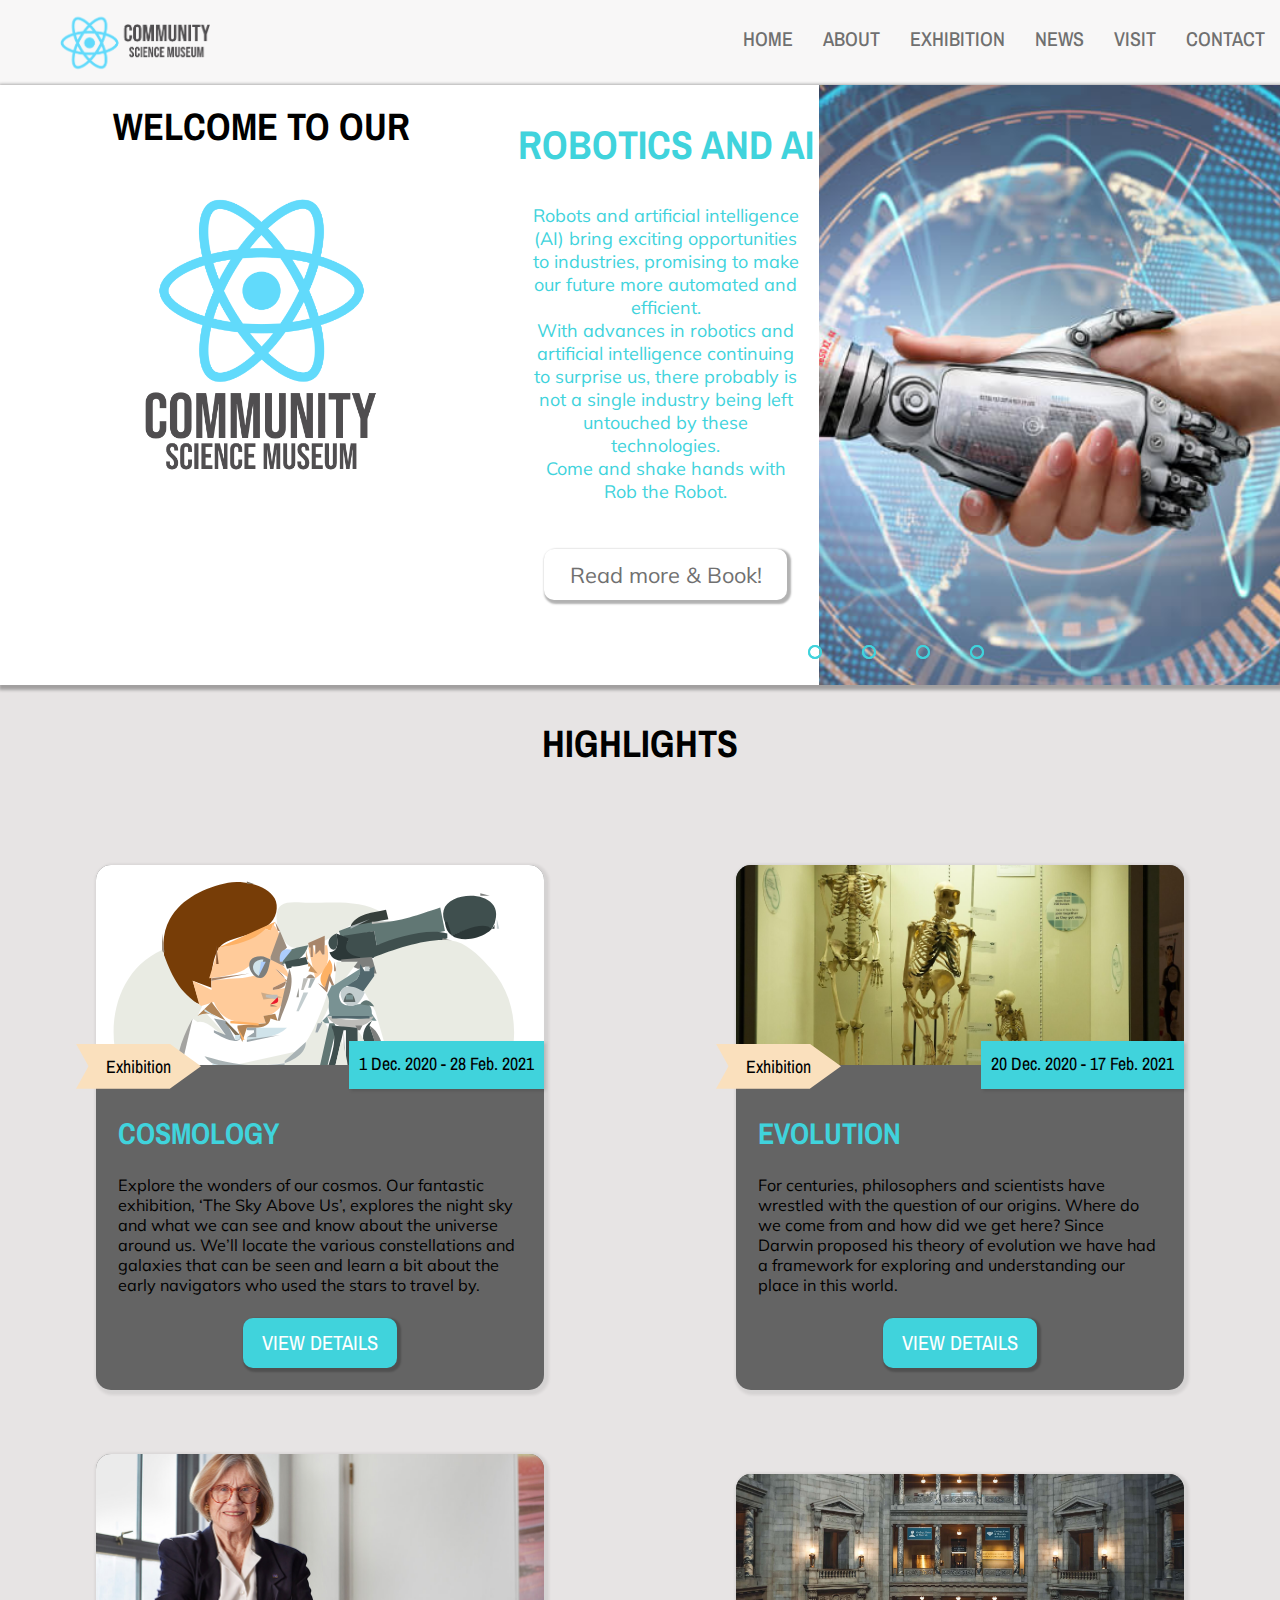
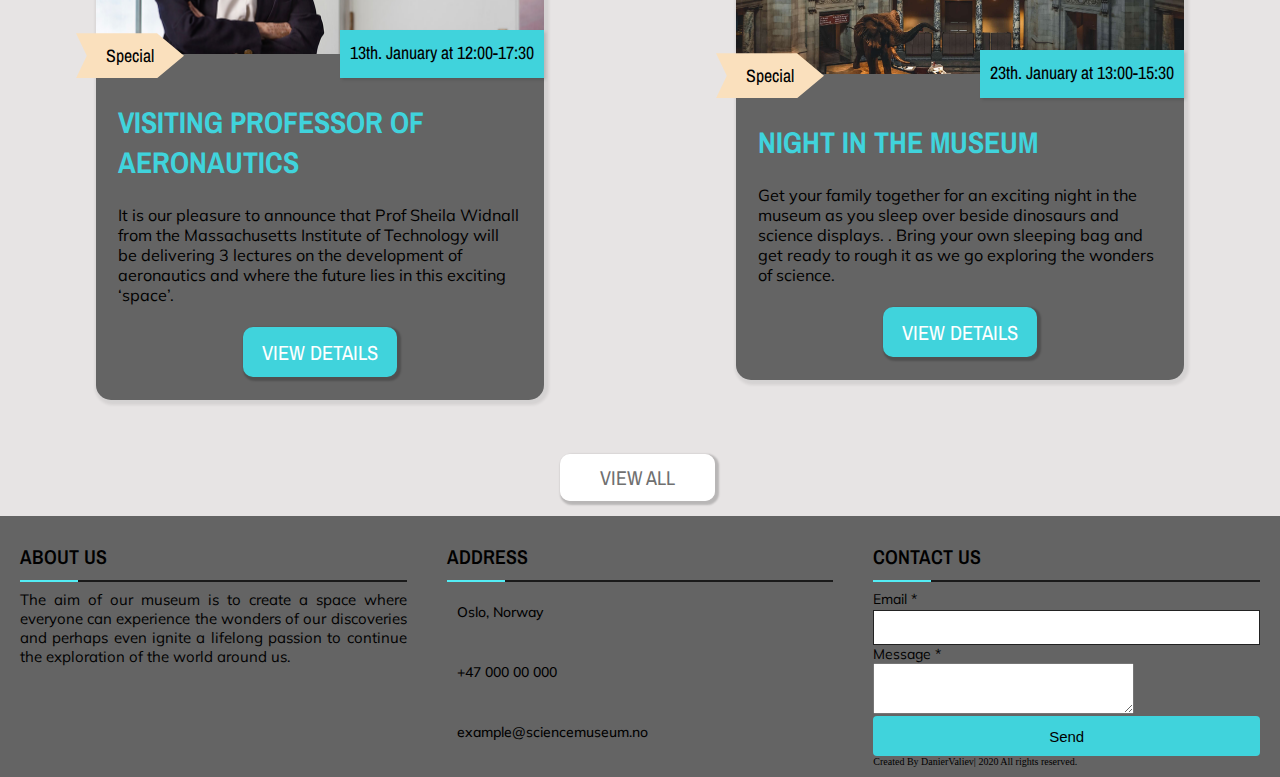
<file: index.html>
<!DOCTYPE html>
<html lang="en">
  <head>
    <link rel="icon" href="/img/icon.ico" />
    <link
      rel="stylesheet"
      href="https://use.fontawesome.com/releases/v5.15.1/css/all.css"
      integrity="sha384-vp86vTRFVJgpjF9jiIGPEEqYqlDwgyBgEF109VFjmqGmIY/Y4HV4d3Gp2irVfcrp"
      crossorigin="anonymous"
    />
    <link rel="stylesheet" href="css/main.css" />
    <meta charset="UTF-8" />
    <meta name="viewport" content="width=device-width, initial-scale=1.0" />
    <meta name="description" content="Welcome to Community science museum where we offer exlusive events and history of our science history">
    <title>Community Science Museum</title>
  </head>
  <body class="body__frontpage">
    <nav>
        <ul class="menu">
          <li class="logo"><a href="index.html"></a></li>
          <li class="item"><a href="index.html">Home</a></li>
          <li class="item"><a href="about.html">About</a></li>
          <li class="item "><a href="exhibition.html">Exhibition</a></li>
  
          <li class="item"><a href="news.html">News</a></li>
          <li class="item"><a href="visit.html">Visit</a></li>
          <li class="item"><a href="contact.html">Contact</a></li>
  
          <li class="toggle">
            <a href="#"><i class="fas fa-bars"></i></a>
          </li>
        </ul>
        <a id="button"></a>
      </nav>
    <main>
        
      <section class="welcome__section">
        <div class="welcome__section--overlay">
        <div class="welcome__slider">
          <div class="welcome__container">
            <div class="welcome__container--text">
              <h1 class="welcome__container--h1">Welcome to our</h1>
              <div class="welcome__container--logo"><img src="/img/logo-alt.png" alt="logo">
              </div>
              
            </div>
            </div>
            <div class="slider">
                <div class="slides">
                  <!--radio buttons start-->
                  <input type="radio" name="radio-btn" id="radio1">
                  <input type="radio" name="radio-btn" id="radio2">
                  <input type="radio" name="radio-btn" id="radio3">
                  <input type="radio" name="radio-btn" id="radio4">
                  <!--radio buttons end-->
                  <!--slide images start-->
                  <div class="slide first">
                    <div class="slide__robot--txt">
                        <h2>Robotics and AI</h2>
                        <p class="slide__robot--p">Robots and artificial intelligence (AI) bring exciting opportunities to industries, promising to make our future more automated and efficient.</p>
                        <p class="slide__robot--p">With advances in robotics and artificial intelligence continuing to surprise us, there probably is not a single industry being left untouched by these technologies.</p>
                        <p class="slide__robot--p">Come and shake hands with Rob the Robot.</p>
                        <a href="about.html" class="robot__btn">Read more & Book!</a>
                    </div>
                  <div class="slide__robot--img" alt="AI__event"></div>
                </div>


                  <div class="slide second">
                    
                    <div class="slide__robot--txt">
                        <h2>Science for kids</h2>
                        <p class="slide__robot--p">During the school holidays we run special holiday clubs where you can join other children your age to go on a journey of discovery. Each holiday we pick a new theme to explore.</p>
                        <p class="slide__robot--p">You can learn about Newtonian physics from our bumper swing, or why not travel back in time and meet our resident Woolly Mammoth? </p>
                        <p class="slide__robot--p">Click below to find out more.</p>
                        <a href="about.html" class="robot__btn">Read more & Book!</a>
                    </div>
                  <div class="slide__kids--img" alt="kids__event"></div>
                  </div>
                  <div class="slide third">
                    
                    <div class="slide__robot--txt">
                        <h2>Teachers</h2>
                        <p class="slide__robot--p">During the school holidays we run special holiday clubs where you can join other children your age to go on a journey of discovery. Each holiday we pick a new theme to explore.</p>
                        <p class="slide__robot--p">You can learn about Newtonian physics from our bumper swing, or why not travel back in time and meet our resident Woolly Mammoth? </p>
                        <p class="slide__robot--p">Click below to find out more.</p>
                        <a href="about.html" class="robot__btn">Read more</a>
                    </div>
                  <div class="slide__teacher--img" alt="teacher"></div>
                  </div>
                  <div class="slide fourth">
                    
                    <div class="slide__robot--txt">
                        <h2>Internship</h2>
                        <p class="slide__robot--p">Are you interested in working in a museum? Do you enjoy the fun and excitement of sharing the wonders of nature with people? Well you could be just the right person to enjoy an internship at the museum.</p>
                        <a href="contact.html" class="robot__btn">Read the article</a>
                    </div>
                  <div class="slide__news--img" alt="article__AboutSun"></div>
                  </div>
                  <!--slide images end-->
                  <!--automatic navigation start-->
                  <div class="navigation-auto">
                    <div class="auto-btn1"></div>
                    <div class="auto-btn2"></div>
                    <div class="auto-btn3"></div>
                    <div class="auto-btn4"></div>
                  </div>
                  <!--automatic navigation end-->
                </div>
                <!--manual navigation start-->
                <div class="navigation-manual">
                  <label for="radio1" class="manual-btn"></label>
                  <label for="radio2" class="manual-btn"></label>
                  <label for="radio3" class="manual-btn"></label>
                  <label for="radio4" class="manual-btn"></label>
                </div>
                <!--manual navigation end-->
              </div>
          </div>
        </div>
      </section>
      <h2 class="highlight__section--h2">Highlights</h2>
      <section class="highlight__section">
          
        <div class="highlight__container">
            
          <div class="highlight__container--img1" alt="cosmology"></div>
          <div class="highlight__container--label">
            <div class="label__exhibition">Exhibition</div>
            <div class="date">1 Dec. 2020 - 28 Feb. 2021 </div>
          </div>

          <h3 class="highlight__container--h3">Cosmology</h2>
          <p class="highlight__container--p">
            Explore the wonders of our cosmos. Our fantastic exhibition, ‘The
            Sky Above Us’, explores the night sky and what we can see and know
            about the universe around us. We’ll locate the various
            constellations and galaxies that can be seen and learn a bit about
            the early navigators who used the stars to travel by.
          </p>
          <a href="exhibition.html" class="highlight__container--btn">View details</a>
        </div>
        <div class="highlight__container"> <div class="highlight__container--img2" alt="Evolution"></div>
        <div class="highlight__container--label">
          <div class="label__exhibition">Exhibition</div>
          <div class="date">20 Dec. 2020 - 17 Feb. 2021 </div>
        </div>

        <h3 class="highlight__container--h3">Evolution</h2>
        <p class="highlight__container--p">
            For centuries, philosophers and scientists have wrestled with the question 
            of our origins. Where do we come from and how did we get here? Since Darwin 
            proposed his theory of evolution we have had a framework for exploring and 
            understanding our place in this world.
        </p>
        <a href="exhibition.html" class="highlight__container--btn">View details</a></div>
        <div class="highlight__container"> 
            <div class="highlight__container--img3" alt="Sheila__Professor"></div>
        <div class="highlight__container--label">
          <div class="label__special">Special</div>
          <div class="date">13th. January at 12:00-17:30 </div>
        </div>

        <h3 class="highlight__container--h3">Visiting Professor of Aeronautics</h2>
        <p class="highlight__container--p">
            It is our pleasure to announce that Prof Sheila Widnall from the 
            Massachusetts Institute of Technology will be delivering 3 lectures 
            on the development of aeronautics and where the future lies in this 
            exciting ‘space’.
        </p>
        <a href="news.html" class="highlight__container--btn">View details</a></div>
        <div class="highlight__container">            
            <div class="highlight__container--img4" alt="Sleepover__Museum"></div>
        <div class="highlight__container--label">
          <div class="label__special">Special</div>
          <div class="date">23th. January at 13:00-15:30 </div>
        </div>

        <h3 class="highlight__container--h3">Night in the Museum</h2>
        <p class="highlight__container--p">
            Get your family together for an exciting night in the museum as you sleep over beside dinosaurs and science displays. . Bring your own sleeping bag and get ready to rough it as we go exploring the wonders of science.
        </p>
        <a href="#" class="highlight__container--btn">View details</a></div> 
      </section>
      <div class="viewall">
      <a href="news.html" class="viewall__btn">View all</a></div>

     
    </main>
    <footer>
        <div class="main-content">
          <div class="left box">
            <h2>About us</h2>
            <div class="content">
              <p>
                The aim of our museum is to create a space where everyone can
                experience the wonders of our discoveries and perhaps even ignite
                a lifelong passion to continue the exploration of the world around
                us.
              </p>
              <div class="social">
                <a href="https://facebook.com/coding.np"
                  ><span class="fab fa-facebook-f"></span
                ></a>
                <a href="#"><span class="fab fa-twitter"></span></a>
                <a href="https://instagram.com/coding.np"
                  ><span class="fab fa-instagram"></span
                ></a>
                <a href="https://youtube.com/c/codingnepal"
                  ><span class="fab fa-youtube"></span
                ></a>
              </div>
            </div>
          </div>
          <div class="center box">
            <h2>Address</h2>
            <div class="content">
              <div class="place">
                <span class="fas fa-map-marker-alt"></span>
                <span class="text">Oslo, Norway</span>
              </div>
              <div class="phone">
                <span class="fas fa-phone-alt"></span>
                <span class="text">+47 000 00 000</span>
              </div>
              <div class="email">
                <span class="fas fa-envelope"></span>
                <span class="text">example@sciencemuseum.no</span>
              </div>
            </div>
          </div>
          <div class="right box">
            <h2>Contact us</h2>
            <div class="content">
              <form action="#">
                <div class="email">
                  <div class="text">Email *</div>
                  <input type="email" required />
                </div>
              </form>
            </div>
            <div class="msg">
              <div class="text">Message *</div>
            </div>
  
            <textarea id=".msgForm" rows="3" cols="30" required></textarea>
  
            <div class="btn">
              <button type="submit">Send</button>
            </div>
            <div class="bottom">
              <span class="credit">Created By DanierValiev| </span>
              <span class="far fa-copyright"></span> 2020 All rights reserved.
            </div>
          </div>
        </div>
      </footer>
    <script src="/js/index.js"></script>
  </body>
</html>
</file>
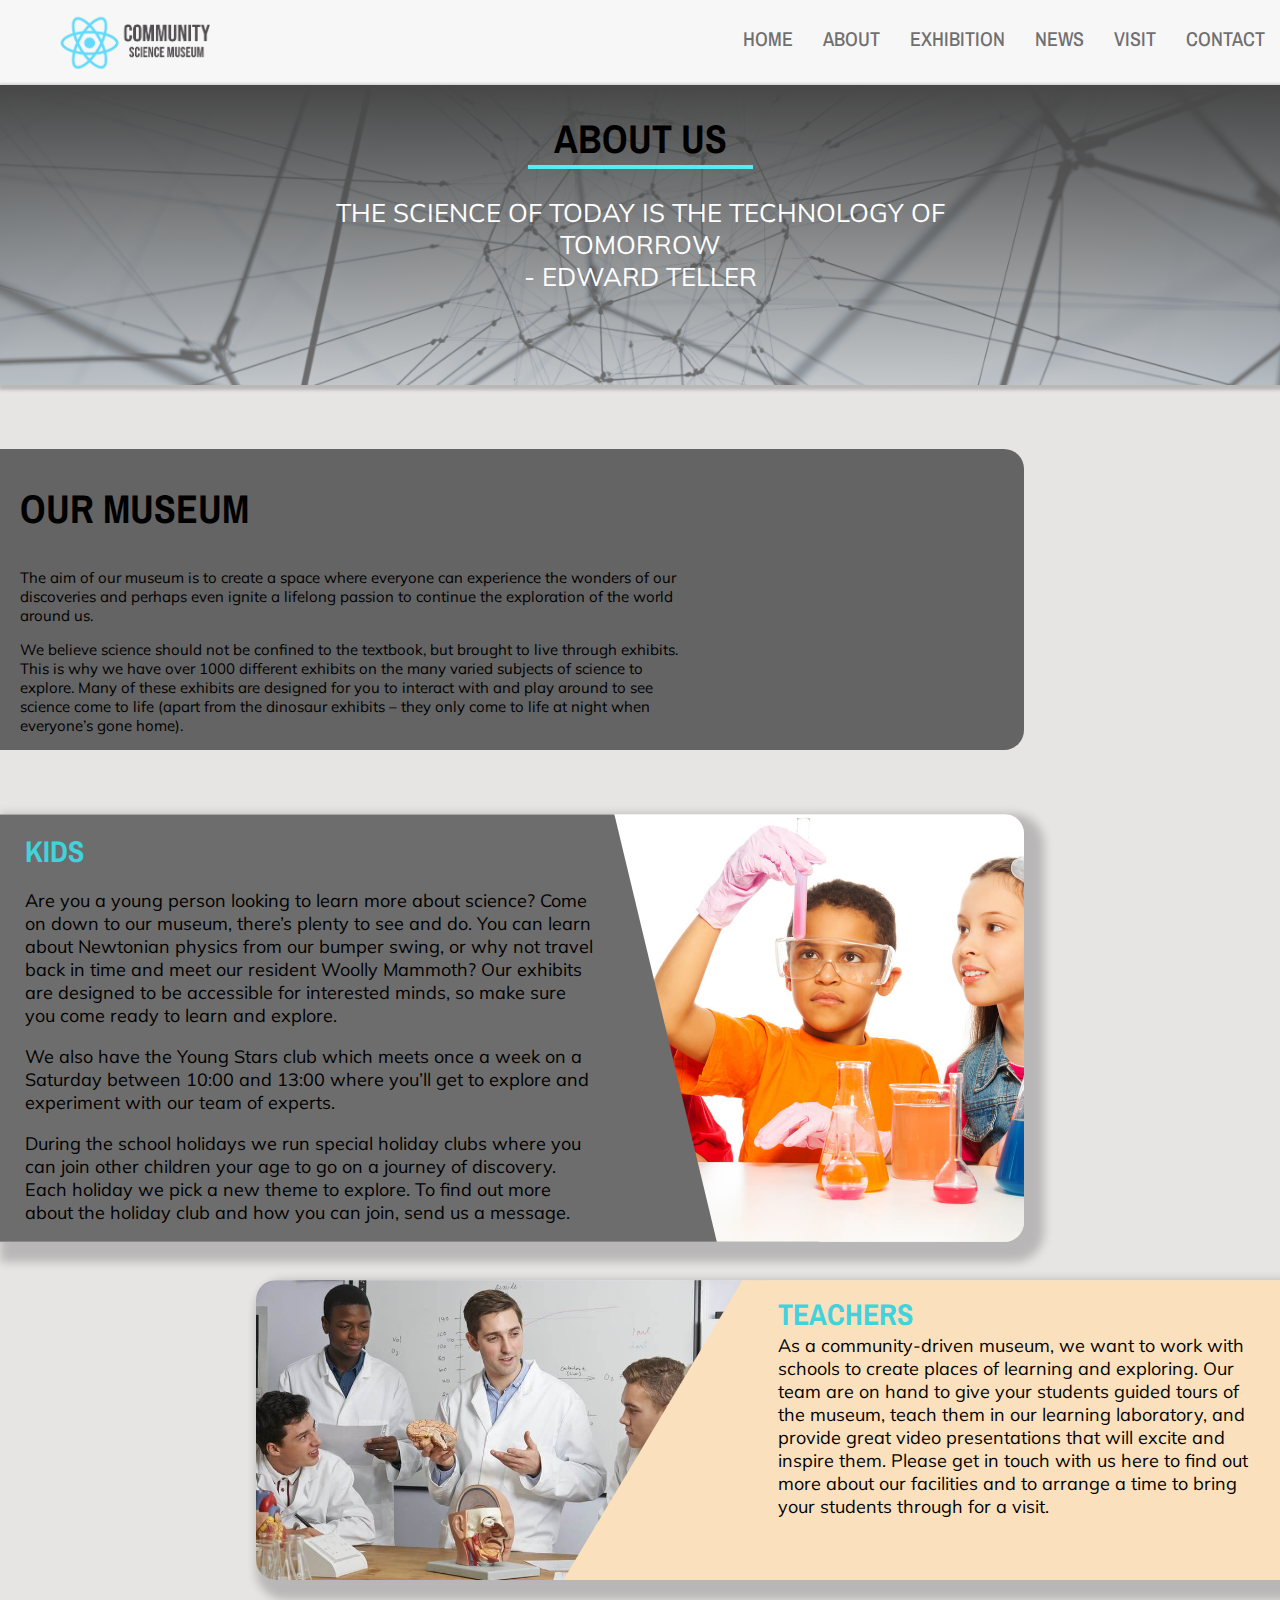
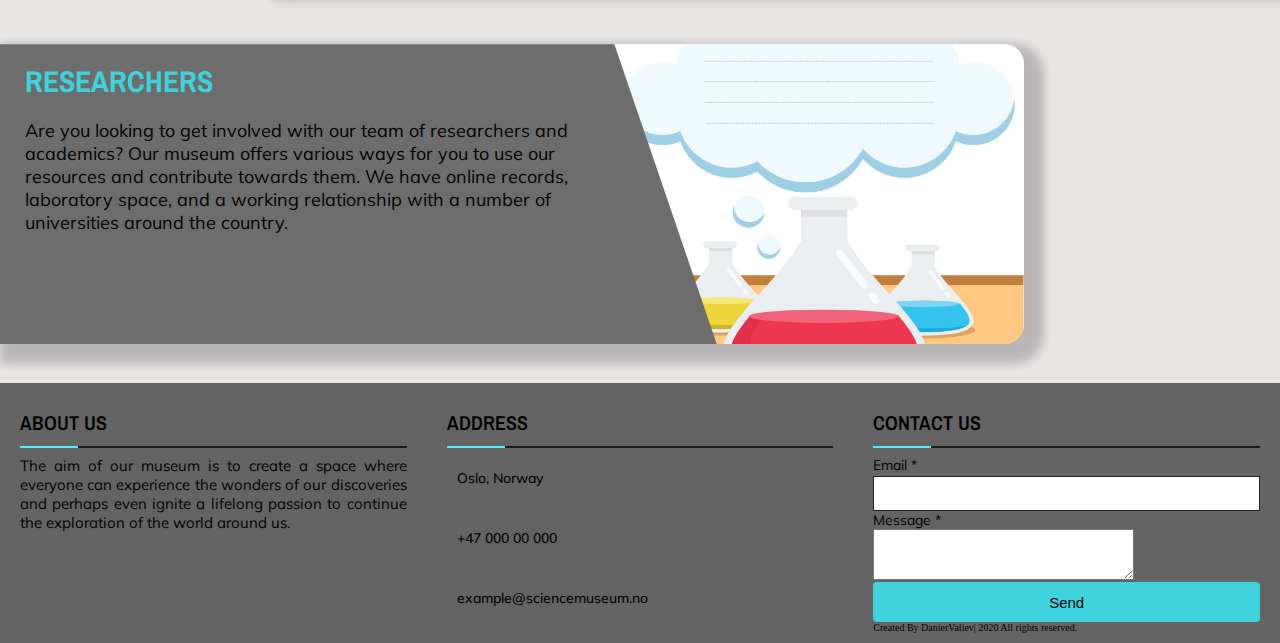
<file: about.html>
<!DOCTYPE html>
<html lang="en">
  <head>
    <link rel="icon" href="/img/icon.ico" />
    <link
      rel="stylesheet"
      href="https://use.fontawesome.com/releases/v5.15.1/css/all.css"
      integrity="sha384-vp86vTRFVJgpjF9jiIGPEEqYqlDwgyBgEF109VFjmqGmIY/Y4HV4d3Gp2irVfcrp"
      crossorigin="anonymous"
    />
    <link rel="stylesheet" href="css/main.css" />
    <meta charset="UTF-8" />
    <meta name="viewport" content="width=device-width, initial-scale=1.0" />
    <meta
      name="description"
      content="Community Science Museum offer you various of activity and unforgetable experience. Check out what we offer!"
    />
    <title>About Communtity Science Museum</title>
  </head>
  <body class="body__frontpage">
    <nav>
      <ul class="menu">
        <li class="logo"><a href="index.html"></a></li>
        <li class="item"><a href="index.html">Home</a></li>
        <li class="item"><a href="about.html">About</a></li>
        <li class="item"><a href="exhibition.html">Exhibition</a></li>

        <li class="item"><a href="news.html">News</a></li>
        <li class="item"><a href="visit.html">Visit</a></li>
        <li class="item"><a href="contact.html">Contact</a></li>

        <li class="toggle">
          <a href="#"><i class="fas fa-bars"></i></a>
        </li>
      </ul>
    </nav>
    <main>
      <section class="about__header--section" alt="about__intro--img">
        <div class="about__section--overlay">
          <div class="about__header--text">
            <h1 class="about__h1">
              About us <span class="text__underline"></span>
            </h1>
            <p class="about__header--p">
              The science of today is the technology of tomorrow <br />
              - Edward Teller
            </p>
          </div>
        </div>
      </section>

      <section class="aboutus__main--section">
        <div class="aboutus__txt">
          <h2>Our museum</h2>
          <p>
            The aim of our museum is to create a space where everyone can
            experience the wonders of our discoveries and perhaps even ignite a
            lifelong passion to continue the exploration of the world around us.
          </p>
          <p>
            We believe science should not be confined to the textbook, but
            brought to live through exhibits. This is why we have over 1000
            different exhibits on the many varied subjects of science to
            explore. Many of these exhibits are designed for you to interact
            with and play around to see science come to life (apart from the
            dinosaur exhibits – they only come to life at night when everyone’s
            gone home).
          </p>
        </div>
        <div class="aboutus__img" alt="AboutUs__img"></div>
      </section>

      <section class="explore__section">
        <div class="explore__container">
          <div class="forkids__info">
            <h3>Kids</h3>
            <p>
              Are you a young person looking to learn more about science? Come
              on down to our museum, there’s plenty to see and do. You can learn
              about Newtonian physics from our bumper swing, or why not travel
              back in time and meet our resident Woolly Mammoth? Our exhibits
              are designed to be accessible for interested minds, so make sure
              you come ready to learn and explore.
            </p>
            <p>
              We also have the Young Stars club which meets once a week on a
              Saturday between 10:00 and 13:00 where you’ll get to explore and
              experiment with our team of experts.
            </p>
            <p>
              During the school holidays we run special holiday clubs where you
              can join other children your age to go on a journey of discovery.
              Each holiday we pick a new theme to explore. To find out more
              about the holiday club and how you can join, send us a message.
            </p>
          </div>
          <div class="forkids__img" alt="kids__img"></div>
        </div>
      </section>

      <section class="teacher__section">
        <div class="teacher__container">
          <div class="teacher__img" alt="teacher__img"></div>
          <div class="teacher__info">
            <h3>Teachers</h3>
            <p>
              As a community-driven museum, we want to work with schools to
              create places of learning and exploring. Our team are on hand to
              give your students guided tours of the museum, teach them in our
              learning laboratory, and provide great video presentations that
              will excite and inspire them. Please get in touch with us here to
              find out more about our facilities and to arrange a time to bring
              your students through for a visit.
            </p>
          </div>
        </div>
      </section>

      <section class="explore__section">
        <div class="explore__container">
          <div class="research__info">
            <h3>Researchers</h3>
            <p>
              Are you looking to get involved with our team of researchers and
              academics? Our museum offers various ways for you to use our
              resources and contribute towards them. We have online records,
              laboratory space, and a working relationship with a number of
              universities around the country.
            </p>
          </div>
          <div class="research__img" alt="science__img"></div>
        </div>
      </section>
    </main>
    <footer>
      <div class="main-content">
        <div class="left box">
          <h2>About us</h2>
          <div class="content">
            <p>
              The aim of our museum is to create a space where everyone can
              experience the wonders of our discoveries and perhaps even ignite
              a lifelong passion to continue the exploration of the world around
              us.
            </p>
            <div class="social">
              <a href="https://facebook.com/coding.np"
                ><span class="fab fa-facebook-f"></span
              ></a>
              <a href="#"><span class="fab fa-twitter"></span></a>
              <a href="https://instagram.com/coding.np"
                ><span class="fab fa-instagram"></span
              ></a>
              <a href="https://youtube.com/c/codingnepal"
                ><span class="fab fa-youtube"></span
              ></a>
            </div>
          </div>
        </div>
        <div class="center box">
          <h2>Address</h2>
          <div class="content">
            <div class="place">
              <span class="fas fa-map-marker-alt"></span>
              <span class="text">Oslo, Norway</span>
            </div>
            <div class="phone">
              <span class="fas fa-phone-alt"></span>
              <span class="text">+47 000 00 000</span>
            </div>
            <div class="email">
              <span class="fas fa-envelope"></span>
              <span class="text">example@sciencemuseum.no</span>
            </div>
          </div>
        </div>
        <div class="right box">
          <h2>Contact us</h2>
          <div class="content">
            <form action="#">
              <div class="email">
                <div class="text">Email *</div>
                <input type="email" required />
              </div>
            </form>
          </div>
          <div class="msg">
            <div class="text">Message *</div>
          </div>

          <textarea id=".msgForm" rows="3" cols="30" required></textarea>

          <div class="btn">
            <button type="submit">Send</button>
          </div>
          <div class="bottom">
            <span class="credit">Created By DanierValiev| </span>
            <span class="far fa-copyright"></span> 2020 All rights reserved.
          </div>
        </div>
      </div>
    </footer>
    <script src="/js/index.js"></script>
  </body>
</html>
</file>
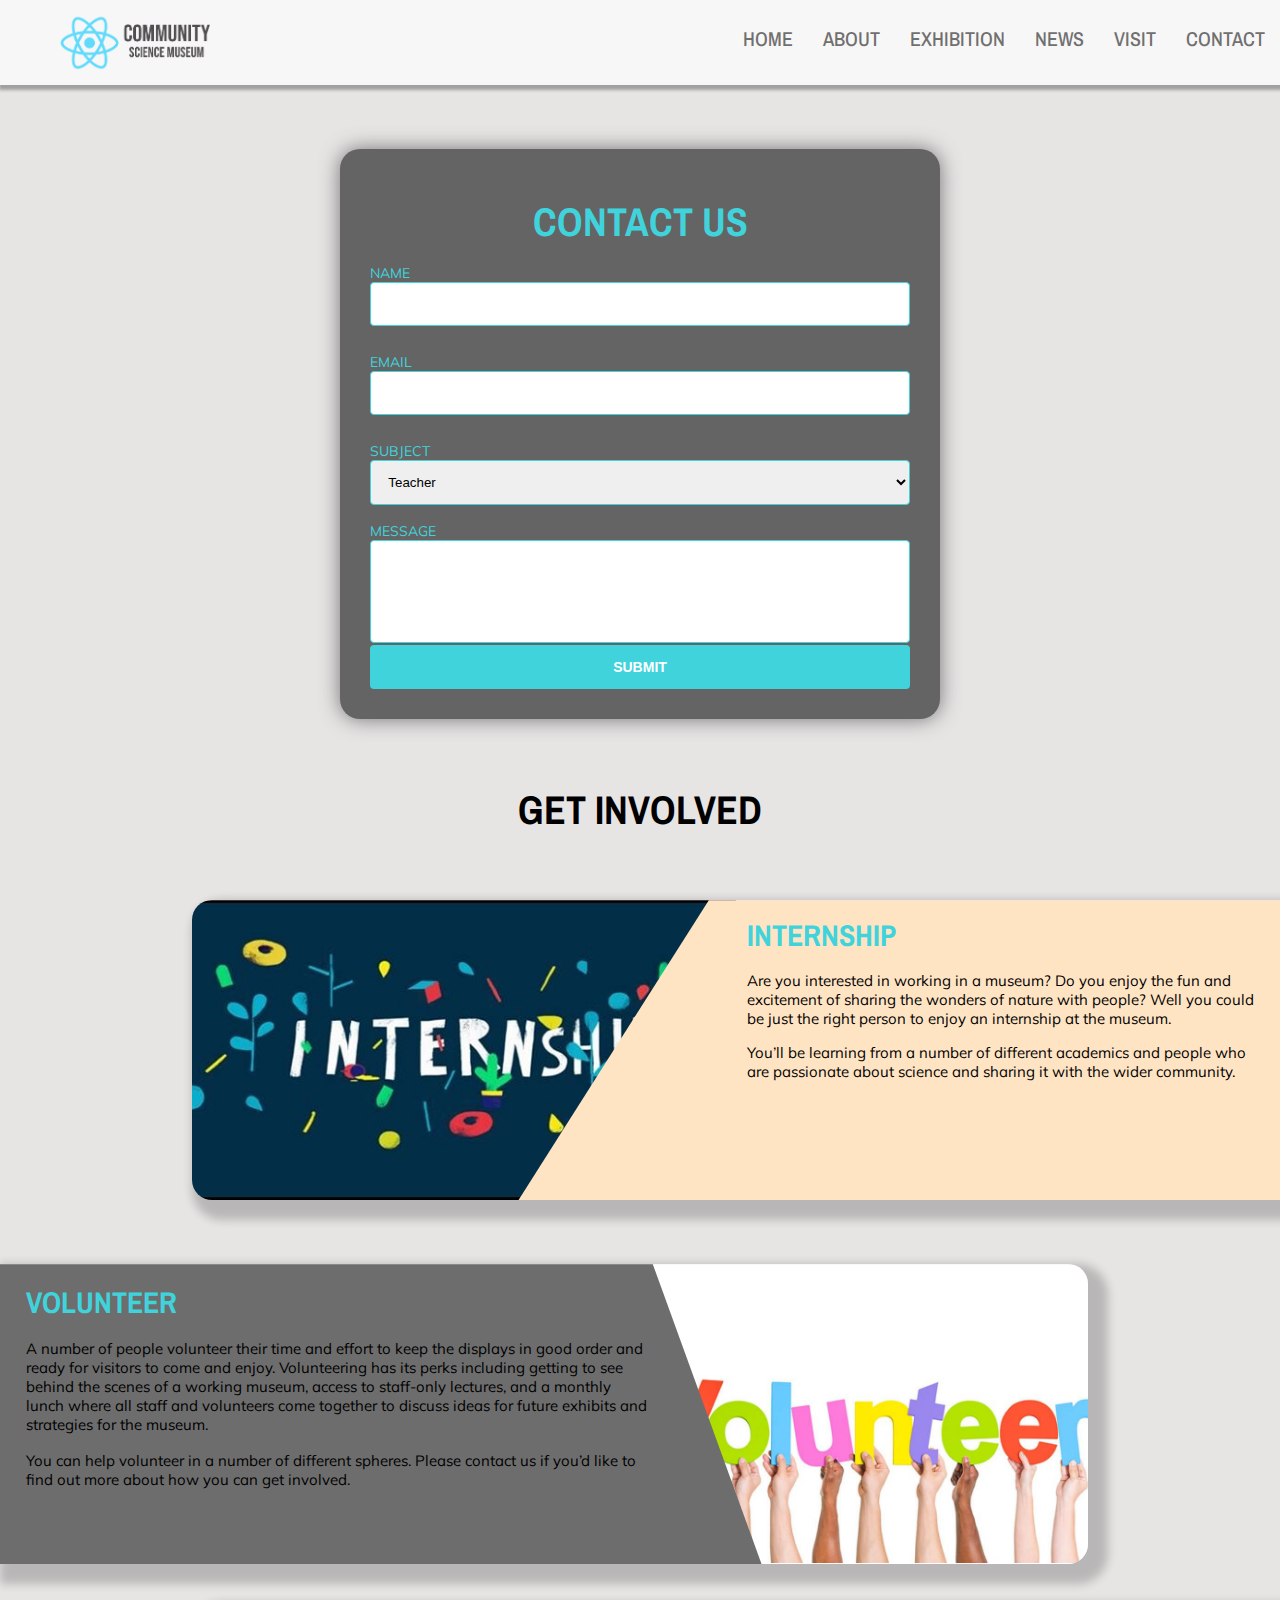
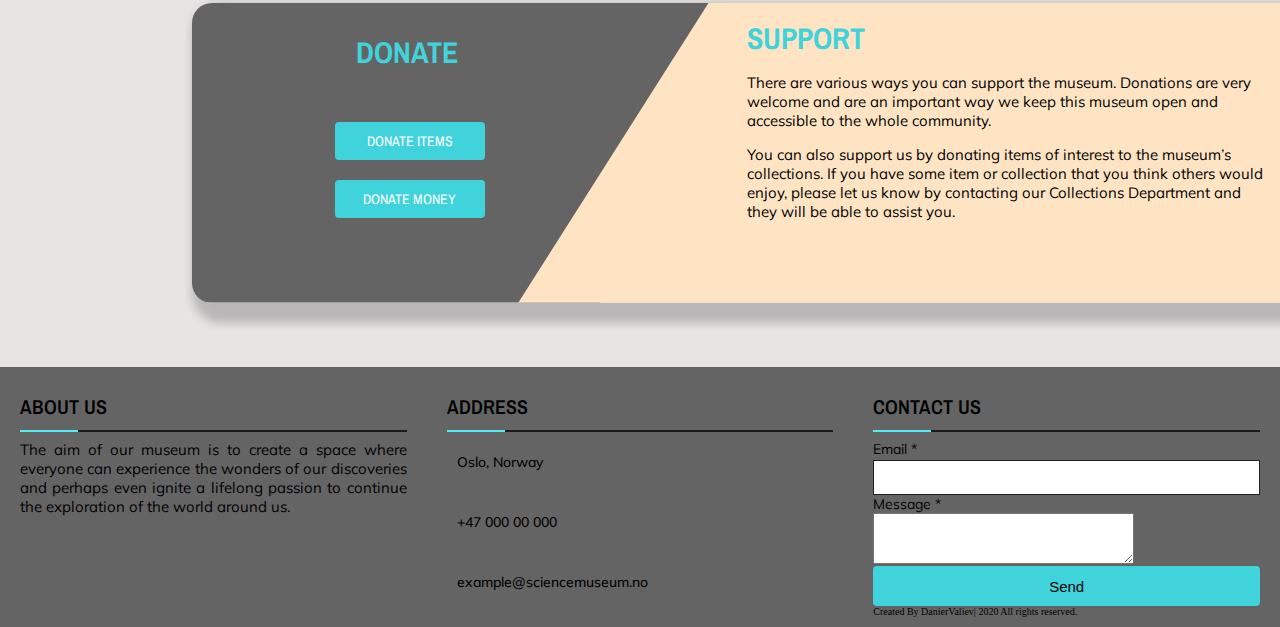
<file: contact.html>
<!DOCTYPE html>
<html lang="en">
  <head>
    <link rel="icon" href="/img/icon.ico" />
    <link
      rel="stylesheet"
      href="https://use.fontawesome.com/releases/v5.15.1/css/all.css"
      integrity="sha384-vp86vTRFVJgpjF9jiIGPEEqYqlDwgyBgEF109VFjmqGmIY/Y4HV4d3Gp2irVfcrp"
      crossorigin="anonymous"
    />
    <link rel="stylesheet" href="css/main.css" />
    <meta charset="UTF-8" />
    <meta name="viewport" content="width=device-width, initial-scale=1.0" />
    <meta
      name="description"
      content="Contact Community Science Museum. You can also "
    />
    <title>Contact Community Science Museum</title>
  </head>
  <body class="body__frontpage">
    <nav>
      <ul class="menu">
        <li class="logo"><a href="index.html"></a></li>
        <li class="item"><a href="index.html">Home</a></li>
        <li class="item"><a href="about.html">About</a></li>
        <li class="item"><a href="exhibition.html">Exhibition</a></li>

        <li class="item"><a href="news.html">News</a></li>
        <li class="item"><a href="visit.html">Visit</a></li>
        <li class="item"><a href="contact.html">Contact</a></li>

        <li class="toggle">
          <a href="#"><i class="fas fa-bars"></i></a>
        </li>
      </ul>
    </nav>

    <main>
      <section class="contact__us__section">
        <div class="wrapper">
          <div class="contact">
            <h1>Contact us</h1>

            <form class="contact-form">
              <label>Name</label>
              <input type="text" name="name" id="name" required />

              <label>Email</label>
              <input type="email" name="email" id="email" required />

              <label>Subject</label>
              <select name="Select">
                <option>Teacher</option>
                <option>Internship</option>
                <option>Volunteer</option>
                <option>Donation</option>
                <option>Other</option>
              </select>

              <label>Message</label>
              <textarea name="message" rows="5" id="message"></textarea>

              <button type="submit">Submit</button>
            </form>
          </div>
        </div>
      </section>

      <section class="getinvolved__section">
        <h2>Get Involved</h2>
        <div class="teacher__section">
          <div class="evolution__container exhibition__container--right">
            <div
              class="evolution__img exhibition__img--left internship__img"
              alt="Internship__img"
            ></div>
            <div class="evolution__info exhibition__txt--right">
              <h3>Internship</h3>
              <p>
                Are you interested in working in a museum? Do you enjoy the fun
                and excitement of sharing the wonders of nature with people?
                Well you could be just the right person to enjoy an internship
                at the museum.
              </p>
              <p>
                You’ll be learning from a number of different academics and
                people who are passionate about science and sharing it with the
                wider community.
              </p>
            </div>
          </div>
        </div>

        <div class="explore__section">
          <div class="cosmology__container exhibition__container--left">
            <div class="cosmology__info exhibition__txt--left">
              <h3>Volunteer</h3>
              <p>
                A number of people volunteer their time and effort to keep the
                displays in good order and ready for visitors to come and enjoy.
                Volunteering has its perks including getting to see behind the
                scenes of a working museum, access to staff-only lectures, and a
                monthly lunch where all staff and volunteers come together to
                discuss ideas for future exhibits and strategies for the museum.
              </p>
              <p>
                You can help volunteer in a number of different spheres. Please
                contact us if you’d like to find out more about how you can get
                involved.
              </p>
            </div>
            <div
              class="cosmology__img exhibition__img--right volunteer__img"
              alt="volunteer__img"
            ></div>
          </div>
        </div>

        <div class="teacher__section">
          <div class="evolution__container exhibition__container--right">
            <div class="donation__container">
              <h3>Donate</h3>
              <a href="#" class="donate__items">Donate items</a>
              <a href="#" class="donate__money">Donate money</a>
            </div>
            <div class="evolution__info exhibition__txt--right donation__txt">
              <h3>Support</h3>
              <p>
                There are various ways you can support the museum. Donations are
                very welcome and are an important way we keep this museum open
                and accessible to the whole community.
              </p>
              <p>
                You can also support us by donating items of interest to the
                museum’s collections. If you have some item or collection that
                you think others would enjoy, please let us know by contacting
                our Collections Department and they will be able to assist you.
              </p>
            </div>
          </div>
        </div>
      </section>
    </main>

    <footer>
      <div class="main-content">
        <div class="left box">
          <h2>About us</h2>
          <div class="content">
            <p>
              The aim of our museum is to create a space where everyone can
              experience the wonders of our discoveries and perhaps even ignite
              a lifelong passion to continue the exploration of the world around
              us.
            </p>
            <div class="social">
              <a href="https://facebook.com/coding.np"
                ><span class="fab fa-facebook-f"></span
              ></a>
              <a href="#"><span class="fab fa-twitter"></span></a>
              <a href="https://instagram.com/coding.np"
                ><span class="fab fa-instagram"></span
              ></a>
              <a href="https://youtube.com/c/codingnepal"
                ><span class="fab fa-youtube"></span
              ></a>
            </div>
          </div>
        </div>
        <div class="center box">
          <h2>Address</h2>
          <div class="content">
            <div class="place">
              <span class="fas fa-map-marker-alt"></span>
              <span class="text">Oslo, Norway</span>
            </div>
            <div class="phone">
              <span class="fas fa-phone-alt"></span>
              <span class="text">+47 000 00 000</span>
            </div>
            <div class="email">
              <span class="fas fa-envelope"></span>
              <span class="text">example@sciencemuseum.no</span>
            </div>
          </div>
        </div>
        <div class="right box">
          <h2>Contact us</h2>
          <div class="content">
            <form action="#">
              <div class="email">
                <div class="text">Email *</div>
                <input type="email" required />
              </div>
            </form>
          </div>
          <div class="msg">
            <div class="text">Message *</div>
          </div>

          <textarea id=".msgForm" rows="3" cols="30" required></textarea>

          <div class="btn">
            <button type="submit">Send</button>
          </div>
          <div class="bottom">
            <span class="credit">Created By DanierValiev| </span>
            <span class="far fa-copyright"></span> 2020 All rights reserved.
          </div>
        </div>
      </div>
    </footer>
    <script src="/js/index.js"></script>
  </body>
</html>
</file>
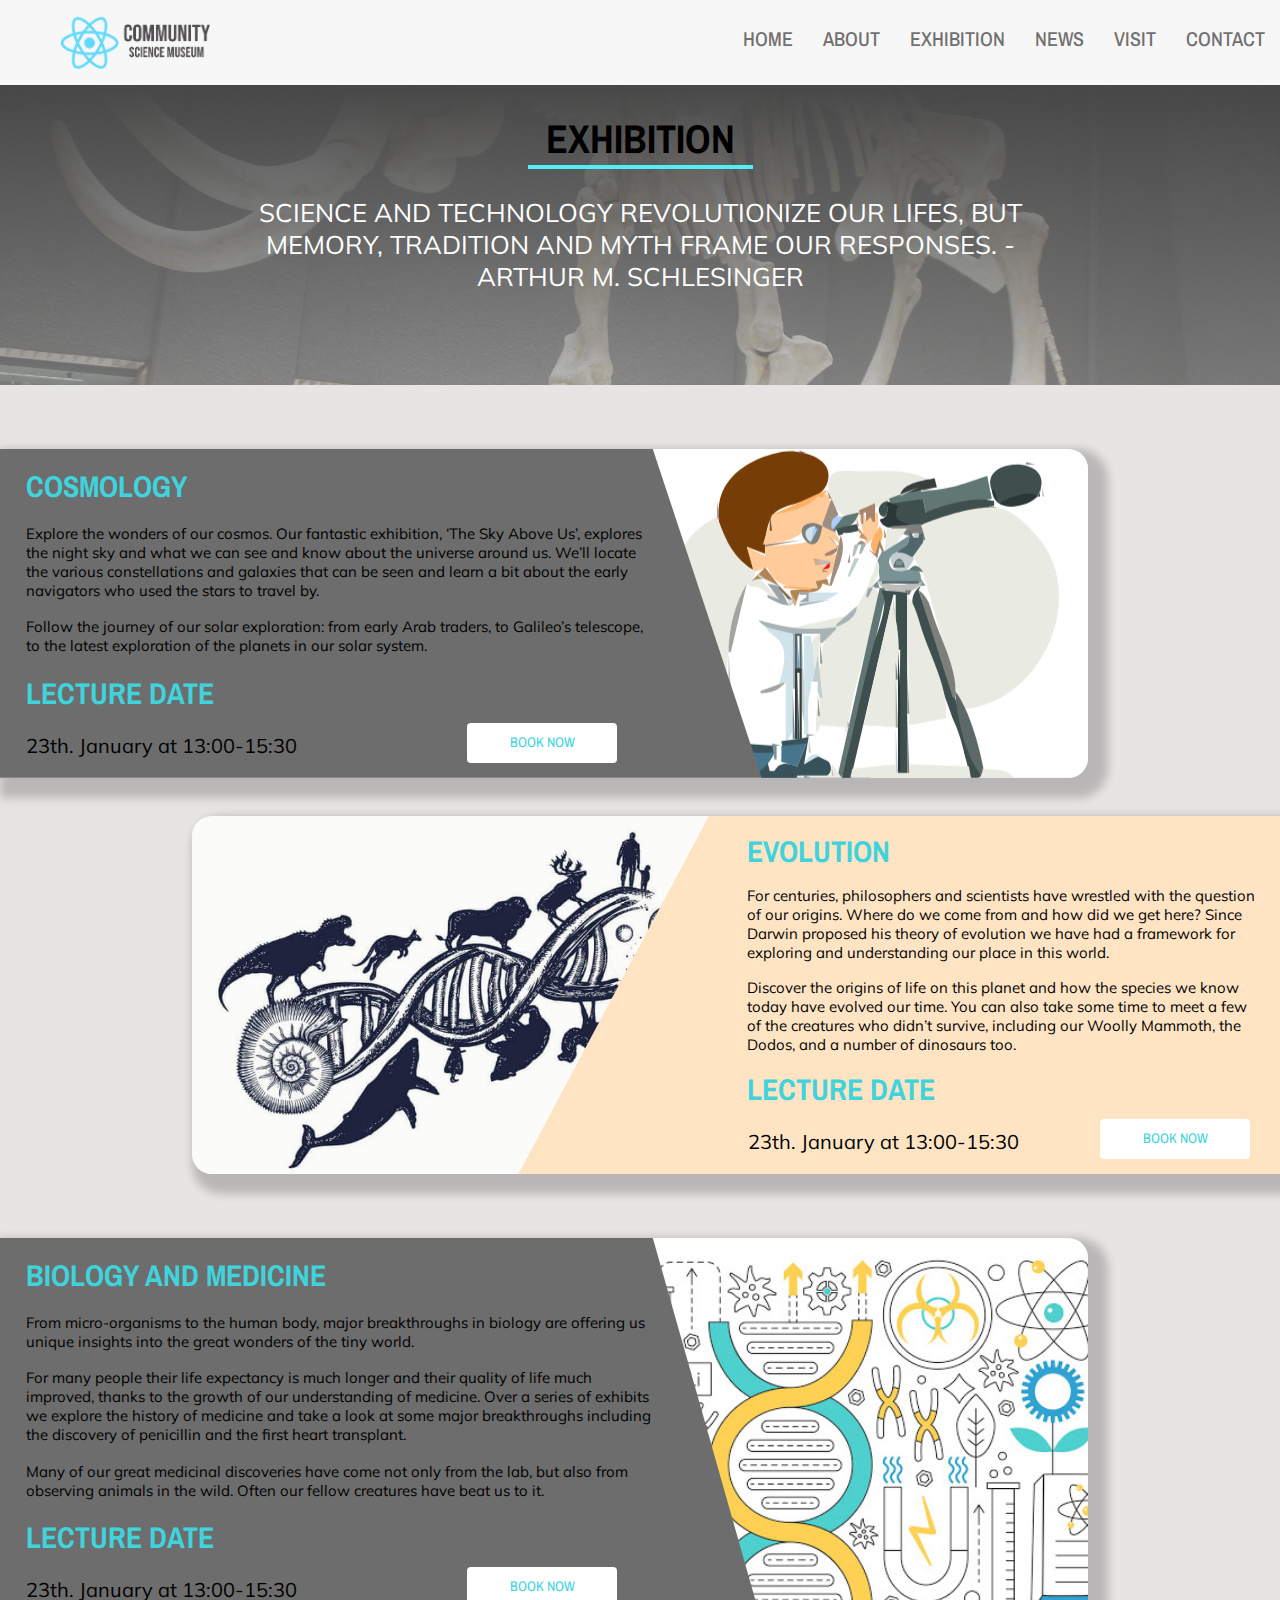
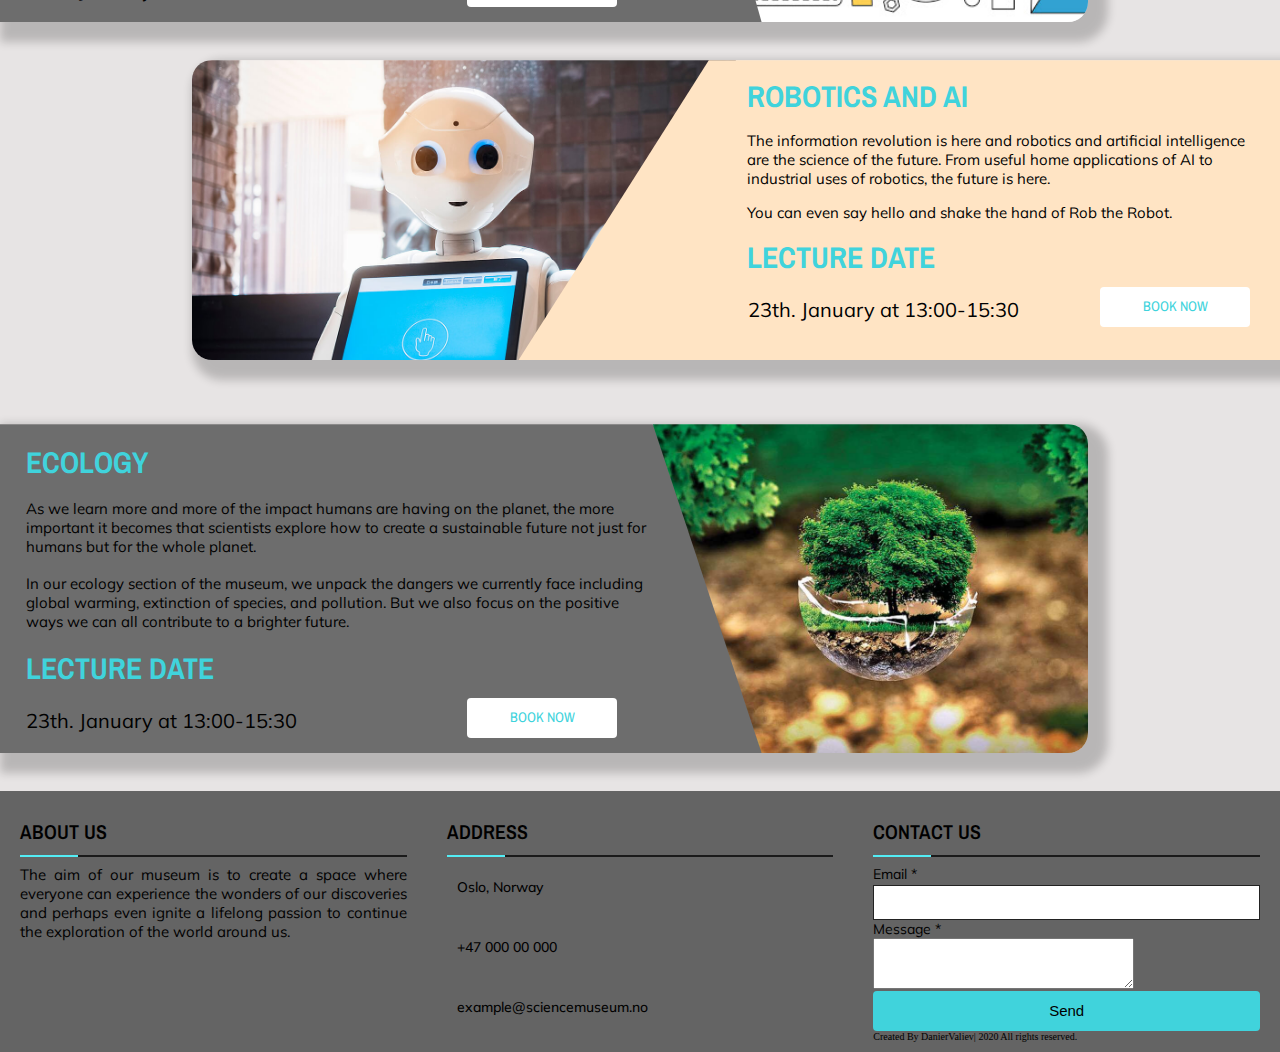
<file: exhibition.html>
<!DOCTYPE html>
<html lang="en">
  <head>
    <link rel="icon" href="/img/icon.ico" />
    <link
      rel="stylesheet"
      href="https://use.fontawesome.com/releases/v5.15.1/css/all.css"
      integrity="sha384-vp86vTRFVJgpjF9jiIGPEEqYqlDwgyBgEF109VFjmqGmIY/Y4HV4d3Gp2irVfcrp"
      crossorigin="anonymous"
    />
    <link rel="stylesheet" href="css/main.css" />
    <meta charset="UTF-8" />
    <meta name="viewport" content="width=device-width, initial-scale=1.0" />
    <meta
      name="description"
      content="Community Science Museum offers various of exhibitions, here is list of them"
    />
    <title>Exhibition at Community Science Museum</title>
  </head>
  <body class="body__frontpage">
    <nav>
      <ul class="menu">
        <li class="logo"><a href="index.html"></a></li>
        <li class="item"><a href="index.html">Home</a></li>
        <li class="item"><a href="about.html">About</a></li>
        <li class="item"><a href="exhibition.html">Exhibition</a></li>

        <li class="item"><a href="news.html">News</a></li>
        <li class="item"><a href="visit.html">Visit</a></li>
        <li class="item"><a href="contact.html">Contact</a></li>

        <li class="toggle">
          <a href="#"><i class="fas fa-bars"></i></a>
        </li>
      </ul>
    </nav>
    <main>
      <section class="exhibition__header--section" alt="exhibition">
        <div class="about__section--overlay">
          <div class="exhibition__header--txt">
            <h1 class="exhibition__h1">
              Exhibition <span class="text__underline"></span>
            </h1>
            <p class="exhibition__header--p">
              Science and technology revolutionize our lifes, but memory,
              tradition and myth frame our responses.
              <span> - Arthur M. Schlesinger</span>
            </p>
          </div>
        </div>
      </section>

      <section class="exhibition__main--section">
        <div class="explore__section">
          <div class="cosmology__container exhibition__container--left">
            <div class="cosmology__info exhibition__txt--left">
              <h3>Cosmology</h3>
              <p>
                Explore the wonders of our cosmos. Our fantastic exhibition,
                ‘The Sky Above Us’, explores the night sky and what we can see
                and know about the universe around us. We’ll locate the various
                constellations and galaxies that can be seen and learn a bit
                about the early navigators who used the stars to travel by.
              </p>
              <p>
                Follow the journey of our solar exploration: from early Arab
                traders, to Galileo’s telescope, to the latest exploration of
                the planets in our solar system.
              </p>
              <h3>Lecture date</h3>

              <div class="event__date exhibition__date--left">
                <p class="date__p">23th. January at 13:00-15:30</p>
                <a href="#" class="book__now">Book Now</a>
              </div>
            </div>
            <div
              class="cosmology__img exhibition__img--right"
              alt="Cosmology__img"
            ></div>
          </div>
        </div>

        <div class="teacher__section">
          <div class="evolution__container exhibition__container--right">
            <div
              class="evolution__img exhibition__img--left"
              alt="evolution__img"
            ></div>
            <div class="evolution__info exhibition__txt--right">
              <h3>Evolution</h3>
              <p>
                For centuries, philosophers and scientists have wrestled with
                the question of our origins. Where do we come from and how did
                we get here? Since Darwin proposed his theory of evolution we
                have had a framework for exploring and understanding our place
                in this world.
              </p>
              <p>
                Discover the origins of life on this planet and how the species
                we know today have evolved our time. You can also take some time
                to meet a few of the creatures who didn’t survive, including our
                Woolly Mammoth, the Dodos, and a number of dinosaurs too.
              </p>
              <h3>Lecture date</h3>

              <div class="event__date exhibition__date--right">
                <p class="date__p">23th. January at 13:00-15:30</p>
                <a href="#" class="book__now">Book Now</a>
              </div>
            </div>
          </div>
        </div>

        <div class="explore__section">
          <div class="biology__container exhibition__container--left">
            <div class="biology__info exhibition__txt--left">
              <h3>Biology and Medicine</h3>
              <p>
                From micro-organisms to the human body, major breakthroughs in
                biology are offering us unique insights into the great wonders
                of the tiny world.
              </p>
              <p>
                For many people their life expectancy is much longer and their
                quality of life much improved, thanks to the growth of our
                understanding of medicine. Over a series of exhibits we explore
                the history of medicine and take a look at some major
                breakthroughs including the discovery of penicillin and the
                first heart transplant.
              </p>
              <p>
                Many of our great medicinal discoveries have come not only from
                the lab, but also from observing animals in the wild. Often our
                fellow creatures have beat us to it.
              </p>
              <h3>Lecture date</h3>

              <div class="event__date exhibition__date--left">
                <p class="date__p">23th. January at 13:00-15:30</p>
                <a href="#" class="book__now">Book Now</a>
              </div>
            </div>
            <div
              class="biology__img exhibition__img--right"
              alt="Biology__img"
            ></div>
          </div>
        </div>

        <div class="teacher__section">
          <div class="evolution__container exhibition__container--right">
            <div
              class="robot__img exhibition__img--left"
              alt="Robot__img"
            ></div>
            <div class="evolution__info exhibition__txt--right">
              <h3>Robotics and AI</h3>
              <p>
                The information revolution is here and robotics and artificial
                intelligence are the science of the future. From useful home
                applications of AI to industrial uses of robotics, the future is
                here.
              </p>
              <p>You can even say hello and shake the hand of Rob the Robot.</p>
              <h3>Lecture date</h3>

              <div class="event__date exhibition__date--right">
                <p class="date__p">23th. January at 13:00-15:30</p>
                <a href="#" class="book__now">Book Now</a>
              </div>
            </div>
          </div>
        </div>

        <div class="explore__section">
          <div class="biology__container exhibition__container--left">
            <div class="biology__info exhibition__txt--left">
              <h3>Ecology</h3>
              <p>
                As we learn more and more of the impact humans are having on the
                planet, the more important it becomes that scientists explore
                how to create a sustainable future not just for humans but for
                the whole planet.
              </p>
              <p>
                In our ecology section of the museum, we unpack the dangers we
                currently face including global warming, extinction of species,
                and pollution. But we also focus on the positive ways we can all
                contribute to a brighter future.
              </p>
              <h3>Lecture date</h3>

              <div class="event__date exhibition__date--left">
                <p class="date__p">23th. January at 13:00-15:30</p>
                <a href="#" class="book__now">Book Now</a>
              </div>
            </div>
            <div
              class="ecology__img exhibition__img--right"
              alt="Ecology__img"
            ></div>
          </div>
        </div>
      </section>
    </main>

    <footer>
      <div class="main-content">
        <div class="left box">
          <h2>About us</h2>
          <div class="content">
            <p>
              The aim of our museum is to create a space where everyone can
              experience the wonders of our discoveries and perhaps even ignite
              a lifelong passion to continue the exploration of the world around
              us.
            </p>
            <div class="social">
              <a href="https://facebook.com/coding.np"
                ><span class="fab fa-facebook-f"></span
              ></a>
              <a href="#"><span class="fab fa-twitter"></span></a>
              <a href="https://instagram.com/coding.np"
                ><span class="fab fa-instagram"></span
              ></a>
              <a href="https://youtube.com/c/codingnepal"
                ><span class="fab fa-youtube"></span
              ></a>
            </div>
          </div>
        </div>
        <div class="center box">
          <h2>Address</h2>
          <div class="content">
            <div class="place">
              <span class="fas fa-map-marker-alt"></span>
              <span class="text">Oslo, Norway</span>
            </div>
            <div class="phone">
              <span class="fas fa-phone-alt"></span>
              <span class="text">+47 000 00 000</span>
            </div>
            <div class="email">
              <span class="fas fa-envelope"></span>
              <span class="text">example@sciencemuseum.no</span>
            </div>
          </div>
        </div>
        <div class="right box">
          <h2>Contact us</h2>
          <div class="content">
            <form action="#">
              <div class="email">
                <div class="text">Email *</div>
                <input type="email" required />
              </div>
            </form>
          </div>
          <div class="msg">
            <div class="text">Message *</div>
          </div>

          <textarea id=".msgForm" rows="3" cols="30" required></textarea>

          <div class="btn">
            <button type="submit">Send</button>
          </div>
          <div class="bottom">
            <span class="credit">Created By DanierValiev| </span>
            <span class="far fa-copyright"></span> 2020 All rights reserved.
          </div>
        </div>
      </div>
    </footer>
    <script src="/js/index.js"></script>
  </body>
</html>
</file>
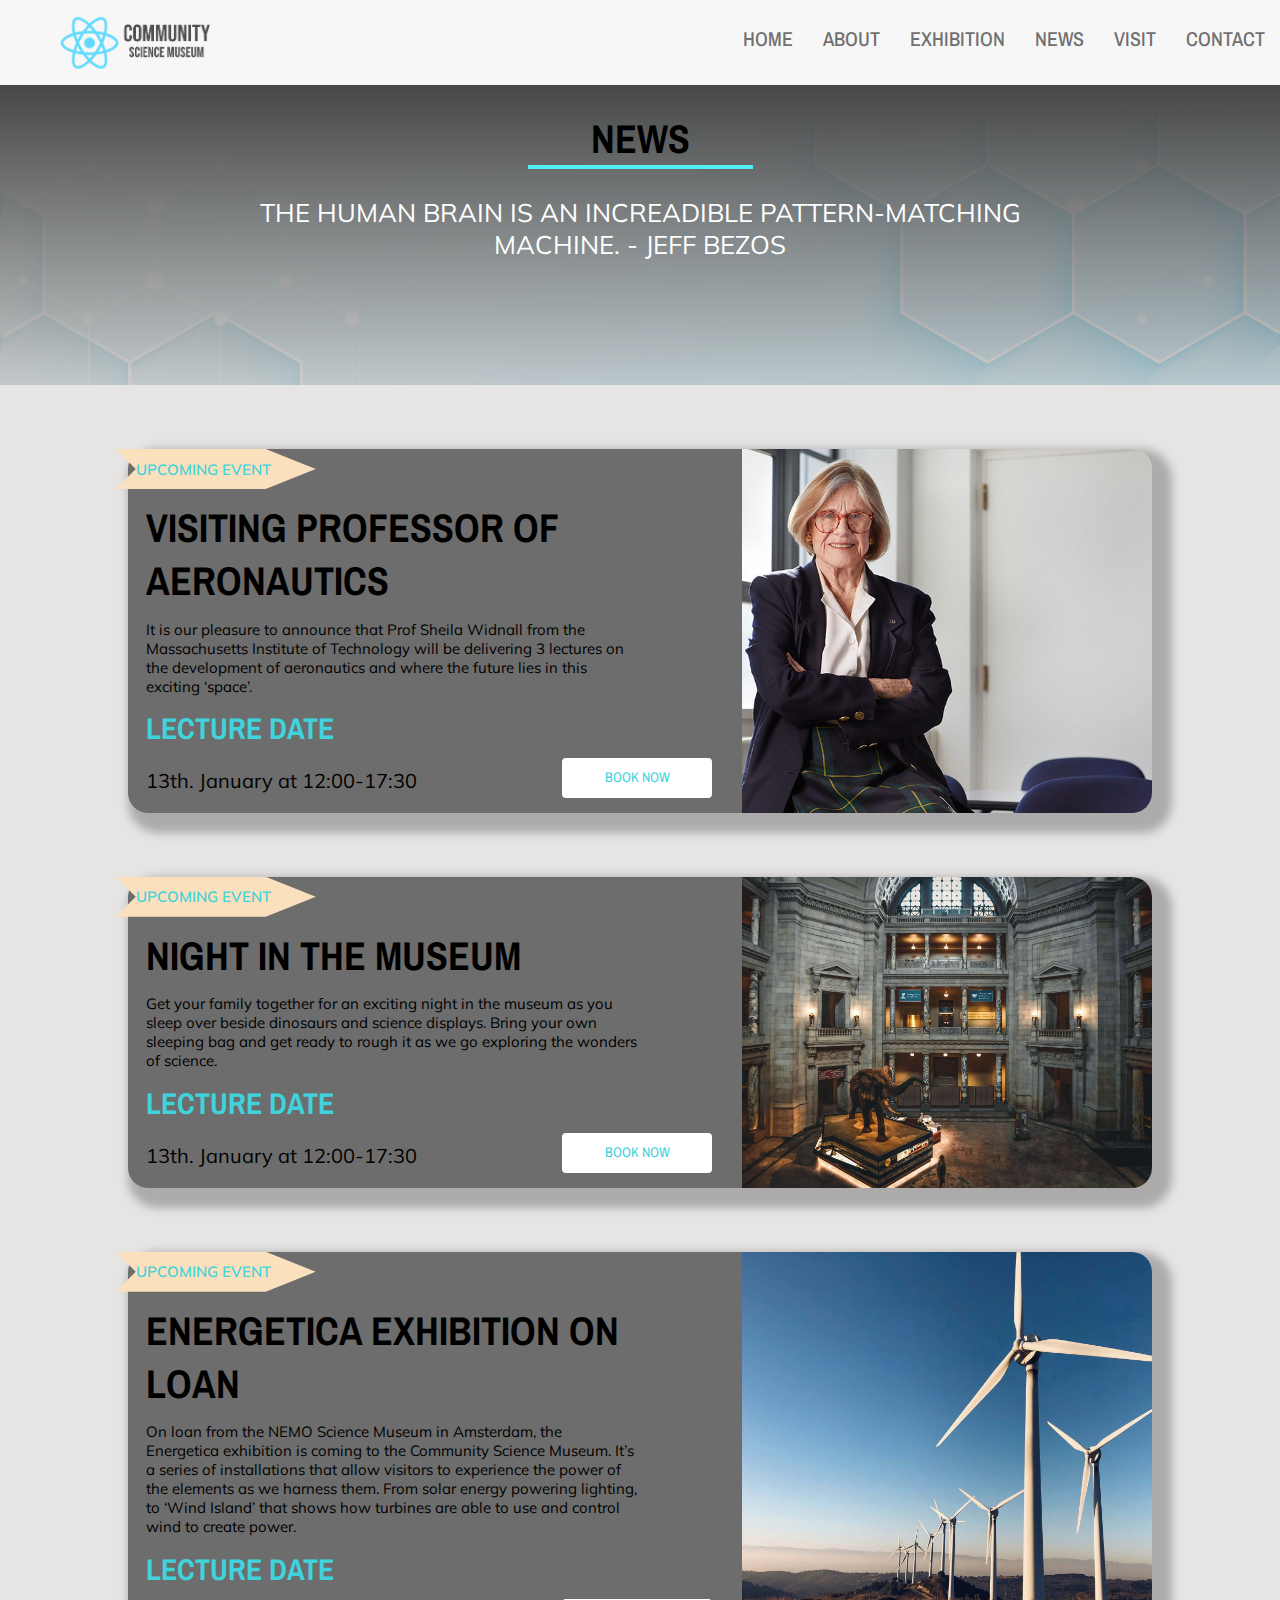
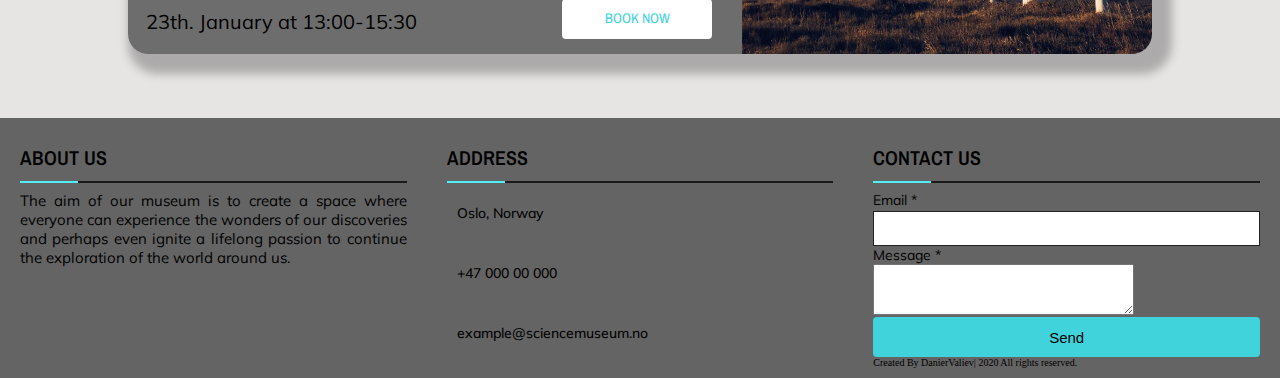
<file: news.html>
<!DOCTYPE html>
<html lang="en">
  <head>
    <link rel="icon" href="/img/icon.ico" />
    <link
      rel="stylesheet"
      href="https://use.fontawesome.com/releases/v5.15.1/css/all.css"
      integrity="sha384-vp86vTRFVJgpjF9jiIGPEEqYqlDwgyBgEF109VFjmqGmIY/Y4HV4d3Gp2irVfcrp"
      crossorigin="anonymous"
    />
    <link rel="stylesheet" href="css/main.css" />
    <meta charset="UTF-8" />
    <meta name="viewport" content="width=device-width, initial-scale=1.0" />
    <meta
      name="description"
      content="Exciting events happening at our museum! Come and take a look!"
    />
    <title>New Events at Community Science Museum</title>
  </head>
  <body class="body__frontpage">
    <nav>
      <ul class="menu">
        <li class="logo"><a href="index.html"></a></li>
        <li class="item"><a href="index.html">Home</a></li>
        <li class="item"><a href="about.html">About</a></li>
        <li class="item"><a href="exhibition.html">Exhibition</a></li>

        <li class="item"><a href="news.html">News</a></li>
        <li class="item"><a href="visit.html">Visit</a></li>
        <li class="item"><a href="contact.html">Contact</a></li>

        <li class="toggle">
          <a href="#"><i class="fas fa-bars"></i></a>
        </li>
      </ul>
    </nav>

    <main>
      <section class="news__header--section" alt="News__img">
        <div class="about__section--overlay">
          <div class="exhibition__header--txt">
            <h1 class="exhibition__h1">
              News <span class="text__underline"></span>
            </h1>
            <p class="exhibition__header--p">
              The human brain is an increadible pattern-matching machine.
              <span> - Jeff Bezos</span>
            </p>
          </div>
        </div>
      </section>

      <section class="news__main--section">
        <div class="news__aeronautics--container">
          <div class="news__aeronautics--txt">
            <div class="news__label"><p>Upcoming event</p></div>
            <h2>Visiting Professor of Aeronautics</h2>
            <p>
              It is our pleasure to announce that Prof Sheila Widnall from the
              Massachusetts Institute of Technology will be delivering 3
              lectures on the development of aeronautics and where the future
              lies in this exciting ‘space’.
            </p>
            <h3>Lecture date</h3>

            <div class="event__date">
              <p class="date__p">13th. January at 12:00-17:30</p>
              <a href="#" class="book__now">Book Now</a>
            </div>
          </div>
          <div
            class="news__event--img event__aeronautics--img"
            alt="Sheila__img"
          ></div>
        </div>

        <div class="news__aeronautics--container">
          <div class="news__aeronautics--txt">
            <div class="news__label"><p>Upcoming event</p></div>
            <h2>Night in the Museum</h2>
            <p>
              Get your family together for an exciting night in the museum as
              you sleep over beside dinosaurs and science displays. Bring your
              own sleeping bag and get ready to rough it as we go exploring the
              wonders of science.
            </p>
            <h3>Lecture date</h3>

            <div class="event__date">
              <p class="date__p">13th. January at 12:00-17:30</p>
              <a href="#" class="book__now">Book Now</a>
            </div>
          </div>
          <div
            class="news__event--img event__sleepover--img"
            alt="Museum__night--img"
          ></div>
        </div>

        <div class="news__aeronautics--container">
          <div class="news__aeronautics--txt">
            <div class="news__label"><p>Upcoming event</p></div>
            <h2>Energetica Exhibition on Loan</h2>
            <p>
              On loan from the NEMO Science Museum in Amsterdam, the Energetica
              exhibition is coming to the Community Science Museum. It’s a
              series of installations that allow visitors to experience the
              power of the elements as we harness them. From solar energy
              powering lighting, to ‘Wind Island’ that shows how turbines are
              able to use and control wind to create power.
            </p>
            <h3>Lecture date</h3>

            <div class="event__date">
              <p class="date__p">23th. January at 13:00-15:30</p>
              <a href="#" class="book__now">Book Now</a>
            </div>
          </div>
          <div
            class="news__event--img event__loan--img"
            alt="Wind__turbines"
          ></div>
        </div>
      </section>
    </main>

    <footer>
      <div class="main-content">
        <div class="left box">
          <h2>About us</h2>
          <div class="content">
            <p>
              The aim of our museum is to create a space where everyone can
              experience the wonders of our discoveries and perhaps even ignite
              a lifelong passion to continue the exploration of the world around
              us.
            </p>
            <div class="social">
              <a href="https://facebook.com/coding.np"
                ><span class="fab fa-facebook-f"></span
              ></a>
              <a href="#"><span class="fab fa-twitter"></span></a>
              <a href="https://instagram.com/coding.np"
                ><span class="fab fa-instagram"></span
              ></a>
              <a href="https://youtube.com/c/codingnepal"
                ><span class="fab fa-youtube"></span
              ></a>
            </div>
          </div>
        </div>
        <div class="center box">
          <h2>Address</h2>
          <div class="content">
            <div class="place">
              <span class="fas fa-map-marker-alt"></span>
              <span class="text">Oslo, Norway</span>
            </div>
            <div class="phone">
              <span class="fas fa-phone-alt"></span>
              <span class="text">+47 000 00 000</span>
            </div>
            <div class="email">
              <span class="fas fa-envelope"></span>
              <span class="text">example@sciencemuseum.no</span>
            </div>
          </div>
        </div>
        <div class="right box">
          <h2>Contact us</h2>
          <div class="content">
            <form action="#">
              <div class="email">
                <div class="text">Email *</div>
                <input type="email" required />
              </div>
            </form>
          </div>
          <div class="msg">
            <div class="text">Message *</div>
          </div>

          <textarea id=".msgForm" rows="3" cols="30" required></textarea>

          <div class="btn">
            <button type="submit">Send</button>
          </div>
          <div class="bottom">
            <span class="credit">Created By DanierValiev| </span>
            <span class="far fa-copyright"></span> 2020 All rights reserved.
          </div>
        </div>
      </div>
    </footer>
    <script src="/js/index.js"></script>
  </body>
</html>
</file>
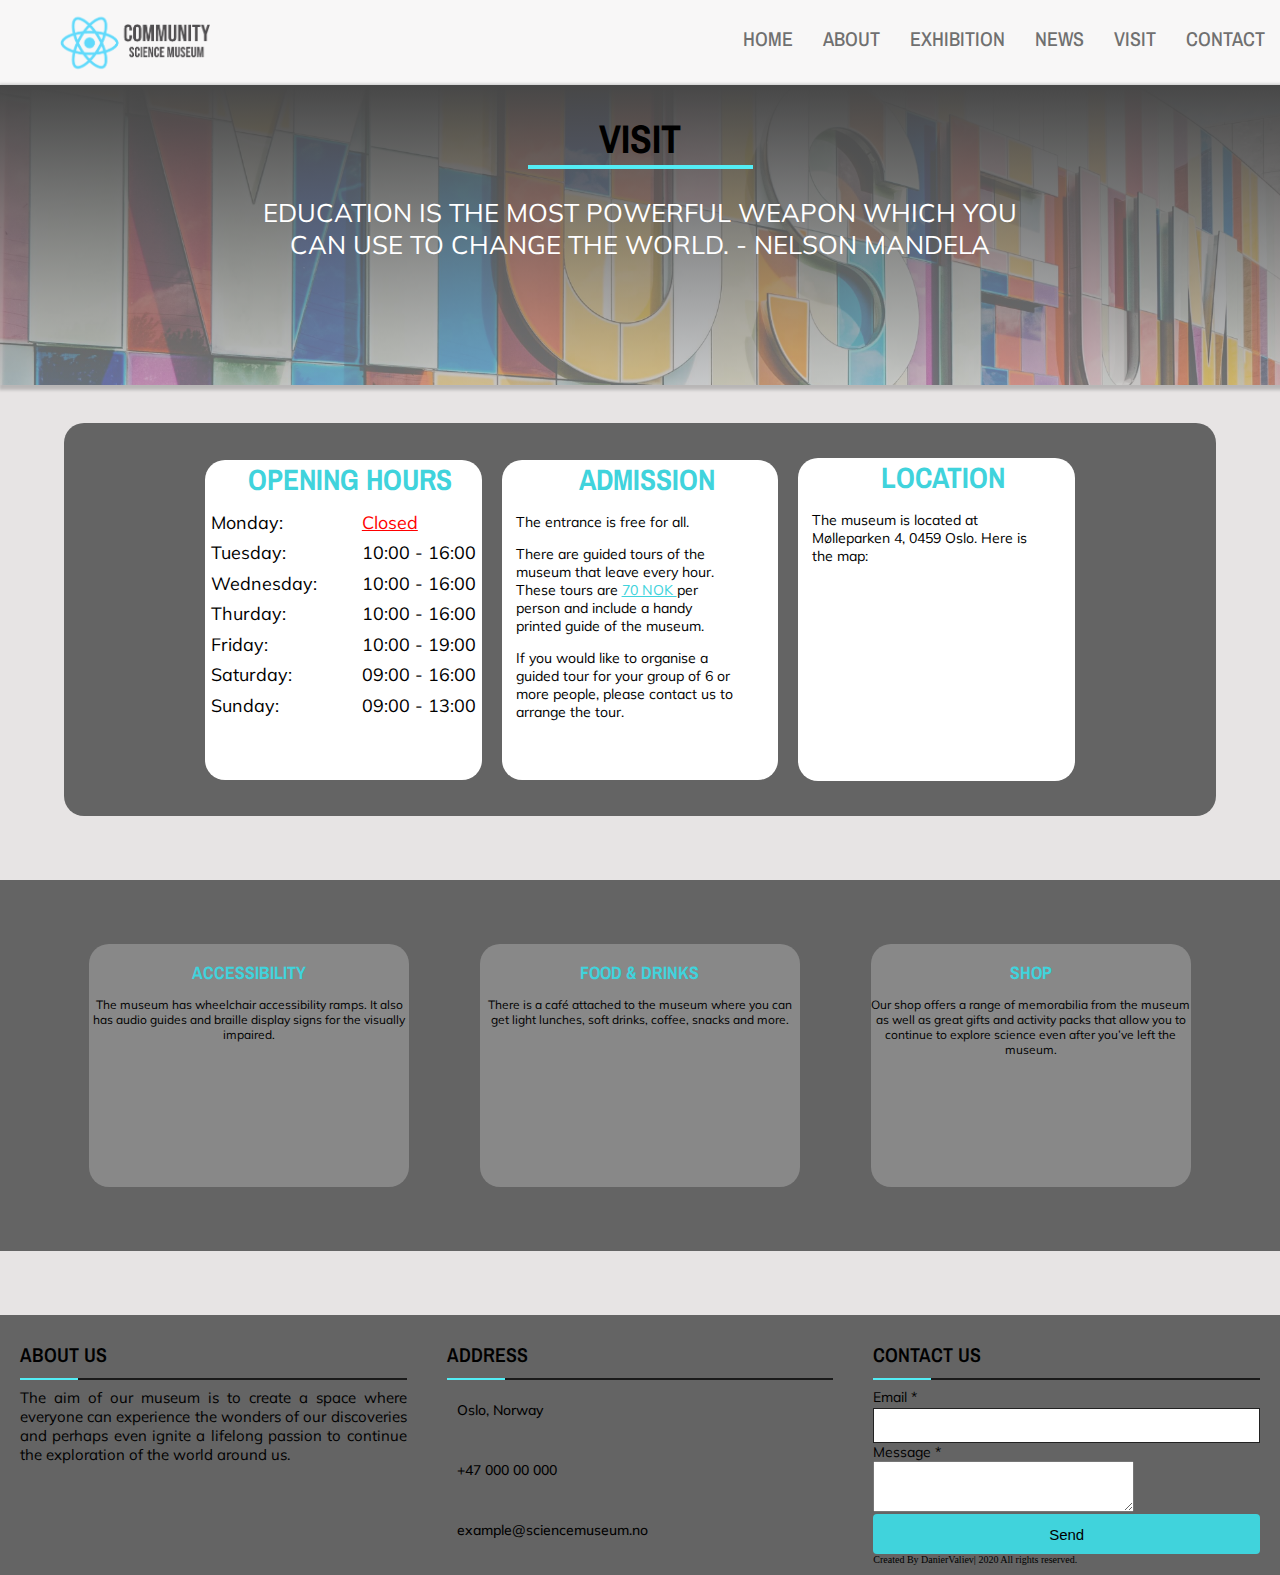
<file: visit.html>
<!DOCTYPE html>
<html lang="en">
  <head>
    <link rel="icon" href="/img/icon.ico" />
    <link
      rel="stylesheet"
      href="https://use.fontawesome.com/releases/v5.15.1/css/all.css"
      integrity="sha384-vp86vTRFVJgpjF9jiIGPEEqYqlDwgyBgEF109VFjmqGmIY/Y4HV4d3Gp2irVfcrp"
      crossorigin="anonymous"
    />
    <link rel="stylesheet" href="css/main.css" />
    <meta charset="UTF-8" />
    <meta name="viewport" content="width=device-width, initial-scale=1.0" />
    <meta name="description" content="Visit Comunity science museum for free" />
    <title>Visit Community Science Museum</title>
  </head>
  <body class="body__frontpage">
    <nav>
      <ul class="menu">
        <li class="logo"><a href="index.html"></a></li>
        <li class="item"><a href="index.html">Home</a></li>
        <li class="item"><a href="about.html">About</a></li>
        <li class="item"><a href="exhibition.html">Exhibition</a></li>

        <li class="item"><a href="news.html">News</a></li>
        <li class="item"><a href="visit.html">Visit</a></li>
        <li class="item"><a href="contact.html">Contact</a></li>

        <li class="toggle">
          <a href="#"><i class="fas fa-bars"></i></a>
        </li>
      </ul>
    </nav>

    <main>
      <section class="about__header--section visit__img" alt="visit__img">
        <div class="about__section--overlay">
          <div class="about__header--text">
            <h1 class="about__h1">
              Visit <span class="text__underline"></span>
            </h1>
            <p class="about__header--p">
              EDUCATION IS THE MOST POWERFUL WEAPON WHICH YOU CAN USE TO CHANGE
              THE WORLD. - NELSON MANDELA
            </p>
          </div>
        </div>
      </section>
      <section class="visit__section">
        <div class="visit__container">
          <div class="visit__hours">
            <div class="visit__txt">
              <h3>Opening hours</h3>
              <div class="opening__hour">
                <ul class="ul__opening--days">
                  <li>Monday:</li>
                  <li>Tuesday:</li>
                  <li>Wednesday:</li>
                  <li>Thurday:</li>
                  <li>Friday:</li>
                  <li>Saturday:</li>
                  <li>Sunday:</li>
                </ul>
                <ul class="ul__opening--hours">
                  <li><u>Closed</u></li>
                  <li>10:00 - 16:00</li>
                  <li>10:00 - 16:00</li>
                  <li>10:00 - 16:00</li>
                  <li>10:00 - 19:00</li>
                  <li>09:00 - 16:00</li>
                  <li>09:00 - 13:00</li>
                </ul>
              </div>
            </div>
          </div>
          <div class="visit__admission">
            <div class="visit__txt">
              <h3>Admission</h3>
              <p>The entrance is free for all.</p>
              <p>
                There are guided tours of the museum that leave every hour.
                These tours are <u>70 NOK </u> per person and include a handy
                printed guide of the museum.
              </p>
              <p>
                If you would like to organise a guided tour for your group of 6
                or more people, please contact us to arrange the tour.
              </p>
            </div>
          </div>

          <div class="visit__location">
            <div class="visit__txt">
              <h3>Location</h3>
              <p>
                The museum is located at Mølleparken 4, 0459 Oslo. Here is the
                map:
              </p>
              <iframe
                src="https://www.google.com/maps/embed?pb=!1m18!1m12!1m3!1d1999.1330126612106!2d10.755207680311148!3d59.9299350092055!2m3!1f0!2f0!3f0!3m2!1i1024!2i768!4f13.1!3m3!1m2!1s0x46416e625bebdd55%3A0x87598940160b87fa!2sNoroff%20Oslo!5e0!3m2!1sno!2sno!4v1607186215163!5m2!1sno!2sno"
                width="600"
                height="450"
                frameborder="0"
                style="border: 0"
                allowfullscreen=""
                aria-hidden="false"
                tabindex="0"
              ></iframe>
            </div>
          </div>
        </div>
      </section>

      <section class="aboutus__accessibility--section">
        <div class="aboutus__accessibility--container">
          <div class="accessbility aboutus__containers">
            <i class="fab fa-accessible-icon about__icons"></i>

            <div class="accessbility__txt">
              <h3>Accessibility</h3>
              <p>
                The museum has wheelchair accessibility ramps. It also has audio
                guides and braille display signs for the visually impaired.
              </p>
            </div>
          </div>
          <div class="food aboutus__containers">
            <i class="fas fa-utensils about__icons"></i>

            <div class="accessbility__txt">
              <h3>Food & Drinks</h3>
              <p>
                There is a café attached to the museum where you can get light
                lunches, soft drinks, coffee, snacks and more.
              </p>
            </div>
          </div>
          <div class="shop aboutus__containers">
            <i class="fas fa-store about__icons"></i>

            <div class="accessbility__txt">
              <h3>Shop</h3>
              <p>
                Our shop offers a range of memorabilia from the museum as well
                as great gifts and activity packs that allow you to continue to
                explore science even after you’ve left the museum.
              </p>
            </div>
          </div>
        </div>
      </section>
    </main>

    <footer>
      <div class="main-content">
        <div class="left box">
          <h2>About us</h2>
          <div class="content">
            <p>
              The aim of our museum is to create a space where everyone can
              experience the wonders of our discoveries and perhaps even ignite
              a lifelong passion to continue the exploration of the world around
              us.
            </p>
            <div class="social">
              <a href="https://facebook.com/coding.np"
                ><span class="fab fa-facebook-f"></span
              ></a>
              <a href="#"><span class="fab fa-twitter"></span></a>
              <a href="https://instagram.com/coding.np"
                ><span class="fab fa-instagram"></span
              ></a>
              <a href="https://youtube.com/c/codingnepal"
                ><span class="fab fa-youtube"></span
              ></a>
            </div>
          </div>
        </div>
        <div class="center box">
          <h2>Address</h2>
          <div class="content">
            <div class="place">
              <span class="fas fa-map-marker-alt"></span>
              <span class="text">Oslo, Norway</span>
            </div>
            <div class="phone">
              <span class="fas fa-phone-alt"></span>
              <span class="text">+47 000 00 000</span>
            </div>
            <div class="email">
              <span class="fas fa-envelope"></span>
              <span class="text">example@sciencemuseum.no</span>
            </div>
          </div>
        </div>
        <div class="right box">
          <h2>Contact us</h2>
          <div class="content">
            <form action="#">
              <div class="email">
                <div class="text">Email *</div>
                <input type="email" required />
              </div>
            </form>
          </div>
          <div class="msg">
            <div class="text">Message *</div>
          </div>

          <textarea id=".msgForm" rows="3" cols="30" required></textarea>

          <div class="btn">
            <button type="submit">Send</button>
          </div>
          <div class="bottom">
            <span class="credit">Created By DanierValiev| </span>
            <span class="far fa-copyright"></span> 2020 All rights reserved.
          </div>
        </div>
      </div>
    </footer>
    <script src="/js/index.js"></script>
  </body>
</html>
</file>
<file: css/main.css>
@import "/css/styles.css";

/* Partials */
@import "/css/Partials/index.css";
@import "/css/Partials/nav.css";
@import "/css/Partials/footer.css";
@import "/css/Partials/slide.css";
@import "/css/Partials/about.css";
@import "/css/Partials/exhibition.css";
@import "/css/Partials/news.css";
@import "/css/Partials/visit.css";
@import "/css/Partials/contact.css";
@import "/css/Partials/tablet.css";
@import "/css/Partials/mobile.css";

/* Font */

@import url("https://fonts.googleapis.com/css2?family=Archivo+Narrow:wght@500;600&family=Mulish:ital,wght@0,300;0,400;0,600;0,700;1,300;1,400&display=swap");

/*Font types: 
font-family: 'Archivo Narrow', sans-serif;
font-family: 'Mulish', sans-serif; */
</file>
